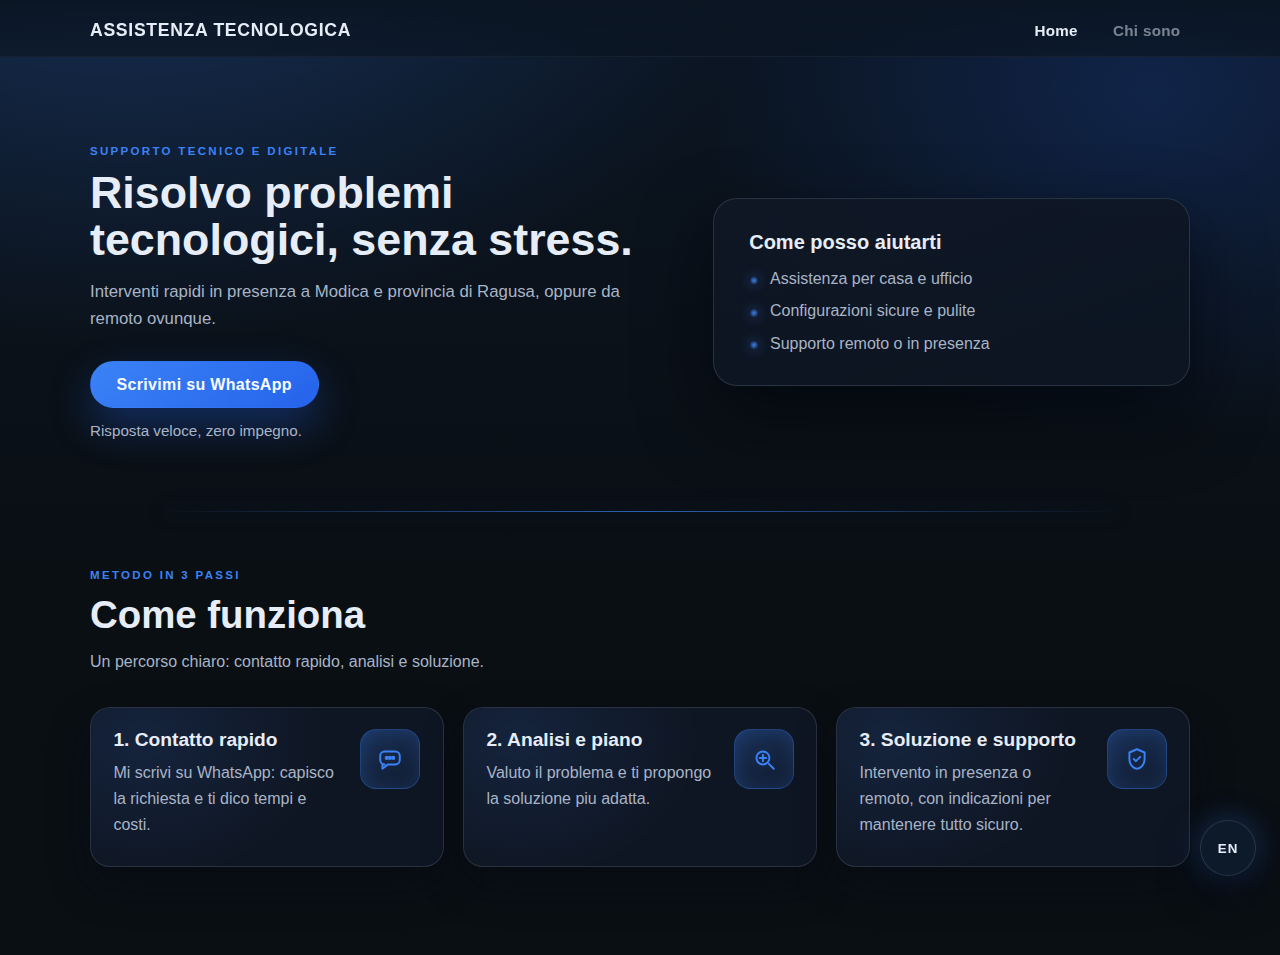
<file: index.html>
﻿<!doctype html>
<html lang="it">
  <head>
    <meta charset="utf-8" />
    <meta name="viewport" content="width=device-width, initial-scale=1" />
    <meta name="description" content="Sito servizi bilingue (IT/EN) + strumenti utili client-side" />
    <title>Assistenza Tecnologica</title>
    <link rel="stylesheet" href="assets/css/styles.css" />
    <script src="assets/js/main.js" defer></script>
  </head>
  <body>
    <a class="skip-link" href="#hero" data-i18n="skip_link">Vai al contenuto</a>

    <header class="site-header">
      <div class="container header-inner">
        <a class="brand" href="#hero" data-i18n="site_title">Assistenza Tecnologica</a>
        <button
          class="menu-toggle"
          id="menu-toggle"
          type="button"
          aria-expanded="false"
          aria-controls="primary-nav"
        >
          <span class="menu-icon" aria-hidden="true"><span></span></span>
          <span class="menu-label" data-i18n="nav_menu">Menu</span>
        </button>
        <nav class="site-nav" id="primary-nav" aria-label="Primary">
          <a class="nav-link" href="#hero" data-i18n="nav_home">Home</a>
          <button class="nav-link nav-link--disabled" type="button" aria-disabled="true" data-i18n="nav_about">
            Chi sono
          </button>
        </nav>
      </div>
    </header>

    <main>
      <section class="hero" id="hero">
        <div class="container hero-grid">
          <div class="hero-copy">
            <p class="eyebrow" data-i18n="hero_eyebrow">Supporto tecnico e digitale</p>
            <h1 data-i18n="hero_title">Risolvo problemi tecnologici, senza stress.</h1>
            <p class="hero-subtitle" data-i18n="hero_subtitle">
              Interventi rapidi in presenza a Modica e provincia di Ragusa, oppure da remoto ovunque.
            </p>
            <div class="hero-actions">
              <a
                class="btn btn-primary"
                data-i18n="hero_cta"
                data-i18n-attr="href:hero_whatsapp"
                href="https://wa.me/393514218212?text=Ciao!%20Ho%20visto%20il%20tuo%20sito%20e%20vorrei%20informazioni%20sui%20tuoi%20servizi."
              >
                Scrivimi su WhatsApp
              </a>
              <span class="cta-note" data-i18n="hero_cta_note">Risposta veloce, zero impegno.</span>
            </div>
          </div>
          <div class="hero-panel">
            <div class="panel-card">
              <h2 class="panel-title" data-i18n="hero_panel_title">Come posso aiutarti</h2>
              <ul class="panel-list">
                <li data-i18n="hero_panel_item1">Assistenza per casa e ufficio</li>
                <li data-i18n="hero_panel_item2">Configurazioni sicure e pulite</li>
                <li data-i18n="hero_panel_item3">Supporto remoto o in presenza</li>
              </ul>
            </div>
          </div>
        </div>
      </section>

      <div class="section-divider" aria-hidden="true"></div>

      <section class="how-it-works" id="how-it-works">
        <div class="container">
          <div class="section-heading">
            <p class="eyebrow" data-i18n="how_eyebrow">Metodo in 3 passi</p>
            <h2 data-i18n="how_title">Come funziona</h2>
            <p class="section-subtitle" data-i18n="how_subtitle">
              Un percorso chiaro: contatto rapido, analisi e soluzione.
            </p>
          </div>
          <div class="steps-grid">
            <article class="step-card">
              <div class="step-icon" aria-hidden="true">
                <svg viewBox="0 0 24 24" fill="none" stroke="currentColor" stroke-width="1.8" stroke-linecap="round" stroke-linejoin="round">
                  <path d="M7 5h10a4 4 0 0 1 4 4v4a4 4 0 0 1-4 4H10l-5 4v-4H7a4 4 0 0 1-4-4V9a4 4 0 0 1 4-4z" />
                  <circle cx="9" cy="11" r="1" />
                  <circle cx="12" cy="11" r="1" />
                  <circle cx="15" cy="11" r="1" />
                </svg>
              </div>
              <h3 data-i18n="how_step1_title">1. Contatto rapido</h3>
              <p data-i18n="how_step1_body">
                Mi scrivi su WhatsApp: capisco la richiesta e ti dico tempi e costi.
              </p>
            </article>
            <article class="step-card">
              <div class="step-icon" aria-hidden="true">
                <svg viewBox="0 0 24 24" fill="none" stroke="currentColor" stroke-width="1.8" stroke-linecap="round" stroke-linejoin="round">
                  <circle cx="11" cy="11" r="6" />
                  <path d="M16.5 16.5L21 21" />
                  <path d="M11 8v6" />
                  <path d="M8 11h6" />
                </svg>
              </div>
              <h3 data-i18n="how_step2_title">2. Analisi e piano</h3>
              <p data-i18n="how_step2_body">
                Valuto il problema e ti propongo la soluzione piu adatta.
              </p>
            </article>
            <article class="step-card">
              <div class="step-icon" aria-hidden="true">
                <svg viewBox="0 0 24 24" fill="none" stroke="currentColor" stroke-width="1.8" stroke-linecap="round" stroke-linejoin="round">
                  <path d="M12 3l7 3v6c0 5-3.5 9-7 9s-7-4-7-9V6l7-3z" />
                  <path d="M9 12l2 2 4-4" />
                </svg>
              </div>
              <h3 data-i18n="how_step3_title">3. Soluzione e supporto</h3>
              <p data-i18n="how_step3_body">
                Intervento in presenza o remoto, con indicazioni per mantenere tutto sicuro.
              </p>
            </article>
          </div>
        </div>
      </section>
    </main>

    <button class="lang-toggle lang-toggle--floating" id="lang-toggle" type="button" aria-label="Passa a English">
      EN
    </button>
  </body>
</html>
</file>
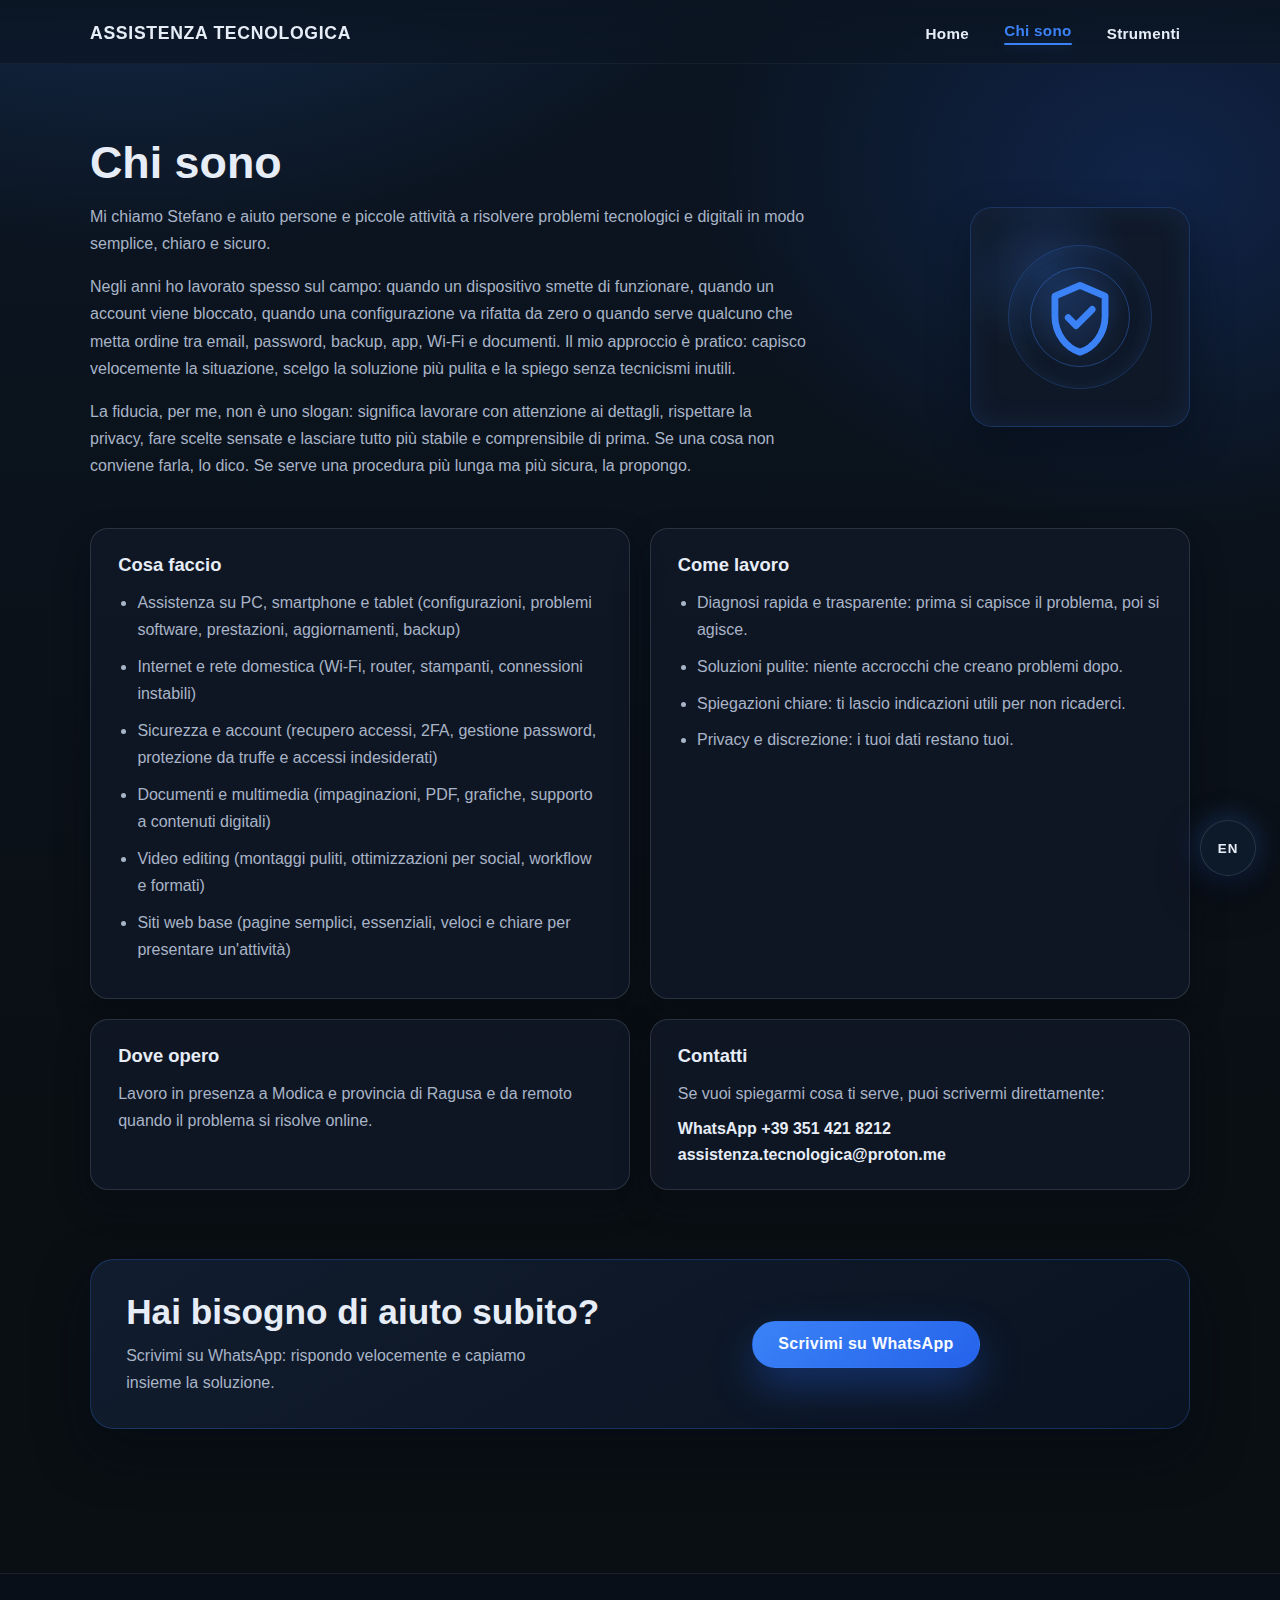
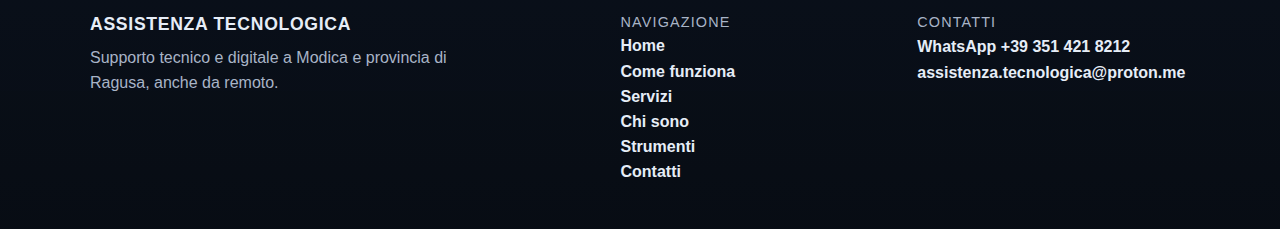
<file: about.html>
﻿<!doctype html>
<html lang="it">
  <head>
    <meta charset="utf-8" />
    <meta name="viewport" content="width=device-width, initial-scale=1" />
    <meta name="description" content="Chi sono - Assistenza Tecnologica" />
    <title>Chi sono | Assistenza Tecnologica</title>
    <link rel="icon" href="assets/img/favicon.svg" type="image/svg+xml" />
    <link rel="alternate icon" href="assets/img/favicon.ico" type="image/x-icon" />
    <meta property="og:type" content="website" />
    <meta property="og:title" content="Chi sono | Assistenza Tecnologica" />
    <meta property="og:description" content="Chi sono - Assistenza Tecnologica" />
    <meta property="og:image" content="assets/img/social-preview.png" />
    <meta property="og:image:width" content="1200" />
    <meta property="og:image:height" content="630" />
    <meta name="twitter:card" content="summary_large_image" />
    <meta name="twitter:title" content="Chi sono | Assistenza Tecnologica" />
    <meta name="twitter:description" content="Chi sono - Assistenza Tecnologica" />
    <meta name="twitter:image" content="assets/img/social-preview.png" />
    <link rel="stylesheet" href="assets/css/styles.css" />
    <script src="assets/js/main_it.js" defer></script>
    <script src="assets/js/main_en.js" defer></script>
    <script src="assets/js/main.js" defer></script>
  </head>
  <body>
    <a class="skip-link" href="#about" data-i18n="skip_link">Vai al contenuto</a>

    <header class="site-header">
      <div class="container header-inner">
        <a class="brand" href="index.html#hero" data-i18n="site_title">Assistenza Tecnologica</a>
        <button
          class="menu-toggle"
          id="menu-toggle"
          type="button"
          aria-expanded="false"
          aria-controls="primary-nav"
        >
          <span class="menu-icon" aria-hidden="true"><span></span></span>
          <span class="menu-label" data-i18n="nav_menu">Menu</span>
        </button>
        <nav class="site-nav" id="primary-nav" aria-label="Primary">
          <a class="nav-link" href="index.html#hero" data-i18n="nav_home">Home</a>
          <a class="nav-link" href="about.html" data-i18n="nav_about" aria-current="page">Chi sono</a>
          <a class="nav-link" href="tools.html" data-i18n="nav_tools">Strumenti</a>
        </nav>
      </div>
    </header>

    <main>
      <section class="about" id="about">
        <div class="container">
          <div class="about-hero">
            <div class="about-hero-copy">
              <h1 class="about-title" data-i18n="about_title">Chi sono</h1>
              <p data-i18n="about_intro_1">
                Mi chiamo Stefano e aiuto persone e piccole attività a risolvere problemi tecnologici e digitali in modo
                semplice, chiaro e sicuro.
              </p>
              <p data-i18n="about_intro_2">
                Negli anni ho lavorato spesso sul campo: quando un dispositivo smette di funzionare, quando un account
                viene bloccato, quando una configurazione va rifatta da zero o quando serve qualcuno che metta ordine tra
                email, password, backup, app, Wi-Fi e documenti. Il mio approccio è pratico: capisco velocemente la
                situazione, scelgo la soluzione più pulita e la spiego senza tecnicismi inutili.
              </p>
              <p data-i18n="about_intro_3">
                La fiducia, per me, non è uno slogan: significa lavorare con attenzione ai dettagli, rispettare la
                privacy, fare scelte sensate e lasciare tutto più stabile e comprensibile di prima. Se una cosa non
                conviene farla, lo dico. Se serve una procedura più lunga ma più sicura, la propongo.
              </p>
            </div>
            <aside class="about-hero-aside" aria-hidden="true">
              <div class="about-hero-icon-wrap">
                <svg class="about-hero-icon" viewBox="0 0 24 24" fill="none" stroke="currentColor" stroke-width="1.9" stroke-linecap="round" stroke-linejoin="round">
                  <path d="M12 3.2l7 3v5.6c0 5-3.3 8.9-7 10-3.7-1.1-7-5-7-10V6.2l7-3z"></path>
                  <path d="M8.7 12.2l2.2 2.2 4.5-4.5"></path>
                </svg>
              </div>
            </aside>
          </div>

          <div class="about-grid">
            <article class="about-card">
              <h2 data-i18n="about_what_title">Cosa faccio</h2>
              <ul class="about-list">
                <li data-i18n="about_what_item1">
                  Assistenza su PC, smartphone e tablet (configurazioni, problemi software, prestazioni, aggiornamenti,
                  backup)
                </li>
                <li data-i18n="about_what_item2">
                  Internet e rete domestica (Wi-Fi, router, stampanti, connessioni instabili)
                </li>
                <li data-i18n="about_what_item3">
                  Sicurezza e account (recupero accessi, 2FA, gestione password, protezione da truffe e accessi
                  indesiderati)
                </li>
                <li data-i18n="about_what_item4">
                  Documenti e multimedia (impaginazioni, PDF, grafiche, supporto a contenuti digitali)
                </li>
                <li data-i18n="about_what_item5">
                  Video editing (montaggi puliti, ottimizzazioni per social, workflow e formati)
                </li>
                <li data-i18n="about_what_item6">
                  Siti web base (pagine semplici, essenziali, veloci e chiare per presentare un'attività)
                </li>
              </ul>
            </article>

            <article class="about-card">
              <h2 data-i18n="about_how_title">Come lavoro</h2>
              <ul class="about-list">
                <li data-i18n="about_how_item1">
                  Diagnosi rapida e trasparente: prima si capisce il problema, poi si agisce.
                </li>
                <li data-i18n="about_how_item2">Soluzioni pulite: niente accrocchi che creano problemi dopo.</li>
                <li data-i18n="about_how_item3">
                  Spiegazioni chiare: ti lascio indicazioni utili per non ricaderci.
                </li>
                <li data-i18n="about_how_item4">Privacy e discrezione: i tuoi dati restano tuoi.</li>
              </ul>
            </article>

            <article class="about-card">
              <h2 data-i18n="about_where_title">Dove opero</h2>
              <p data-i18n="about_where_body">
                Lavoro in presenza a Modica e provincia di Ragusa e da remoto quando il problema si risolve online.
              </p>
            </article>

            <article class="about-card">
              <h2 data-i18n="about_contact_title">Contatti</h2>
              <p data-i18n="about_contact_body">
                Se vuoi spiegarmi cosa ti serve, puoi scrivermi direttamente:
              </p>
              <div class="about-contact-links">
                <a
                  class="about-link"
                  data-i18n="about_contact_whatsapp"
                  data-i18n-attr="href:footer_whatsapp_link"
                  href="https://wa.me/393514218212?text=Ciao!%20Ho%20visto%20il%20tuo%20sito%20e%20vorrei%20informazioni%20sui%20tuoi%20servizi."
                >
                  WhatsApp +39 351 421 8212
                </a>
                <a class="about-link" data-i18n="about_contact_email" href="mailto:assistenza.tecnologica@proton.me">
                  assistenza.tecnologica@proton.me
                </a>
              </div>
            </article>
          </div>
        </div>
      </section>

      <section class="closing-cta" id="contact">
        <div class="container cta-card">
          <div class="cta-content">
            <h2 data-i18n="cta_title">Hai bisogno di aiuto subito?</h2>
            <p data-i18n="cta_body">
              Scrivimi su WhatsApp: rispondo velocemente e capiamo insieme la soluzione.
            </p>
          </div>
          <div class="cta-actions">
            <a
              class="btn btn-primary"
              data-i18n="cta_button"
              data-i18n-attr="href:hero_whatsapp"
              href="https://wa.me/393514218212?text=Ciao!%20Ho%20visto%20il%20tuo%20sito%20e%20vorrei%20informazioni%20sui%20tuoi%20servizi."
            >
              Scrivimi su WhatsApp
            </a>
          </div>
        </div>
      </section>
    </main>

    <footer class="site-footer">
      <div class="container footer-inner">
        <div class="footer-brand">
          <p class="footer-title" data-i18n="footer_title">Assistenza Tecnologica</p>
          <p class="footer-tagline" data-i18n="footer_tagline">
            Supporto tecnico e digitale a Modica e provincia di Ragusa, anche da remoto.
          </p>
        </div>
        <div class="footer-nav">
          <p class="footer-label" data-i18n="footer_nav">Navigazione</p>
          <a class="footer-link" href="index.html#hero" data-i18n="footer_home">Home</a>
          <a class="footer-link" href="index.html#how-it-works" data-i18n="footer_how">Come funziona</a>
          <a class="footer-link" href="index.html#services" data-i18n="footer_services">Servizi</a>
          <a class="footer-link" href="about.html" data-i18n="footer_about">Chi sono</a>
          <a class="footer-link" href="tools.html" data-i18n="footer_tools">Strumenti</a>
          <a class="footer-link" href="#contact" data-i18n="footer_contact_link">Contatti</a>
        </div>
        <div class="footer-contact">
          <p class="footer-label" data-i18n="footer_contact">Contatti</p>
          <a
            class="footer-link"
            data-i18n="footer_whatsapp"
            data-i18n-attr="href:footer_whatsapp_link"
            href="https://wa.me/393514218212?text=Ciao!%20Ho%20visto%20il%20tuo%20sito%20e%20vorrei%20informazioni%20sui%20tuoi%20servizi."
          >
            WhatsApp +39 351 421 8212
          </a>
          <a class="footer-link" href="mailto:assistenza.tecnologica@proton.me">
            assistenza.tecnologica@proton.me
          </a>
        </div>
      </div>
    </footer>

    <button class="lang-toggle lang-toggle--floating" id="lang-toggle" type="button" aria-label="Passa a English">
      EN
    </button>
  </body>
</html>
</file>
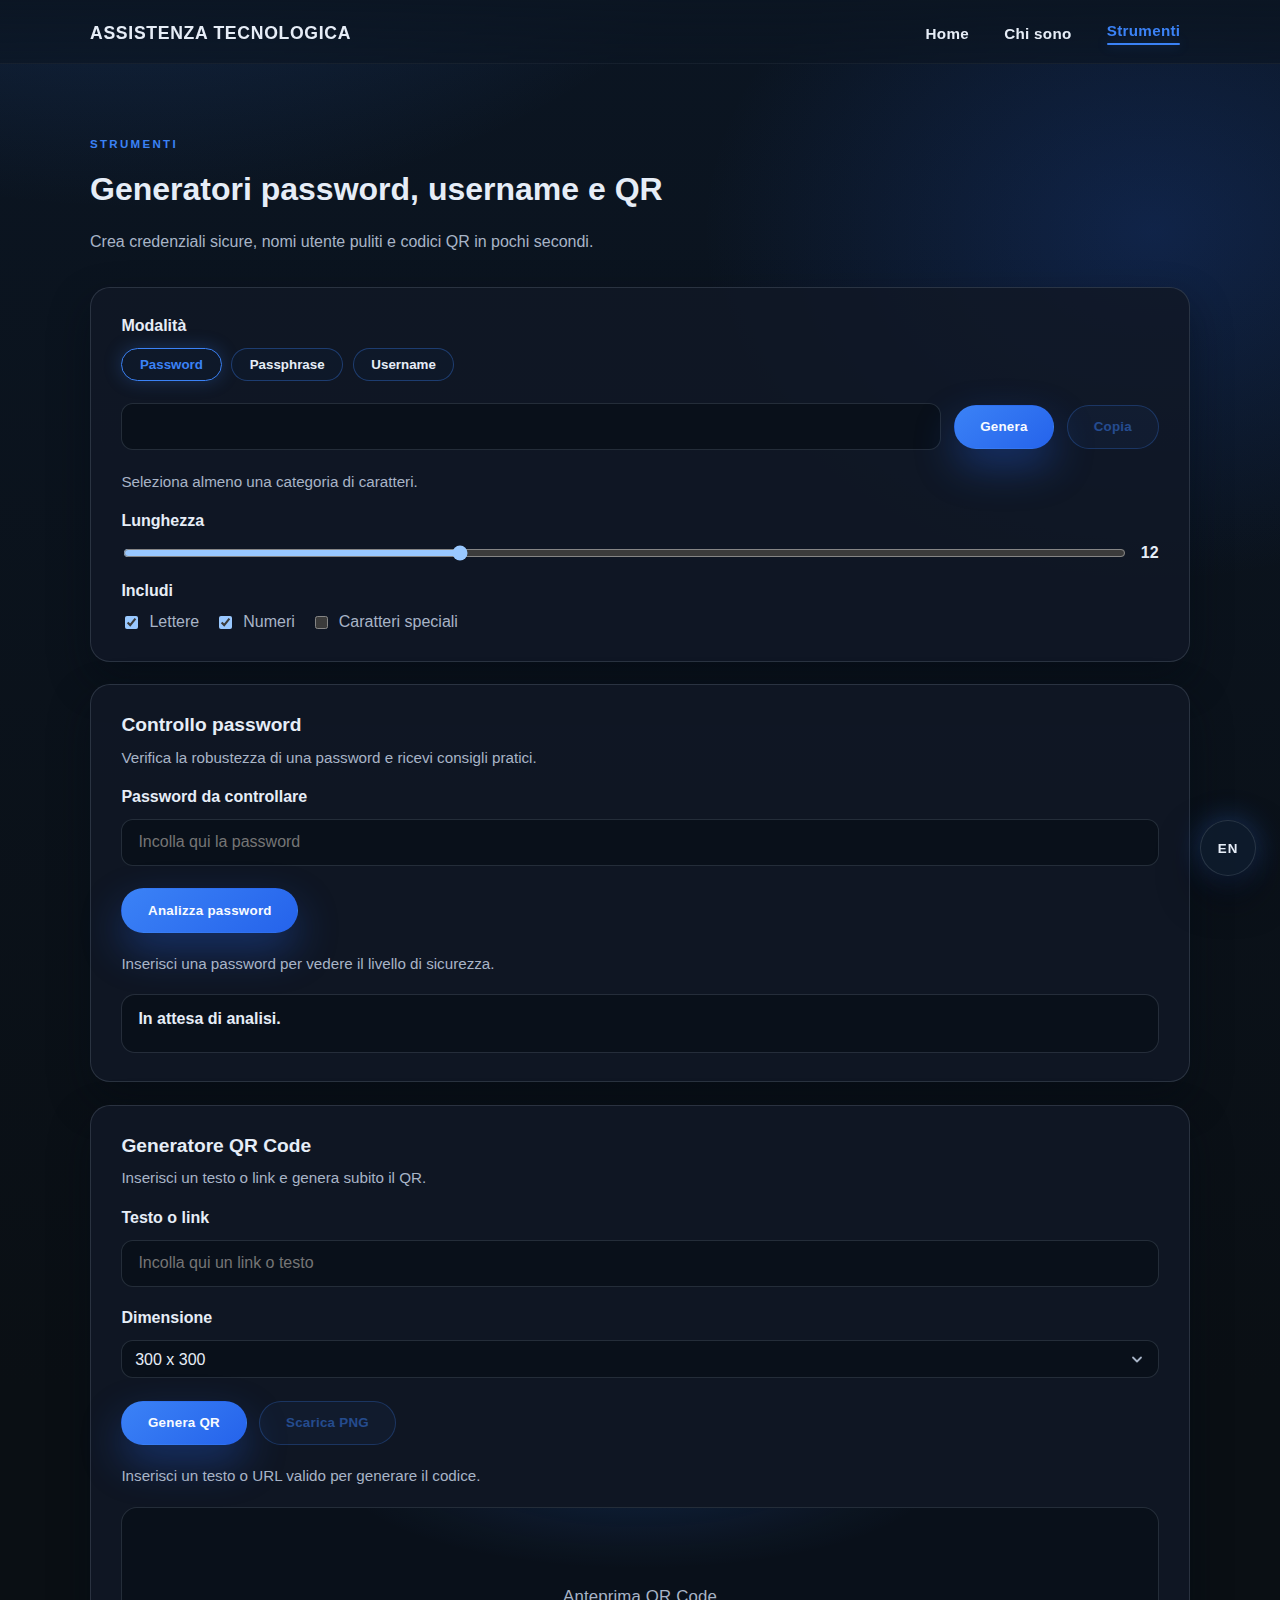
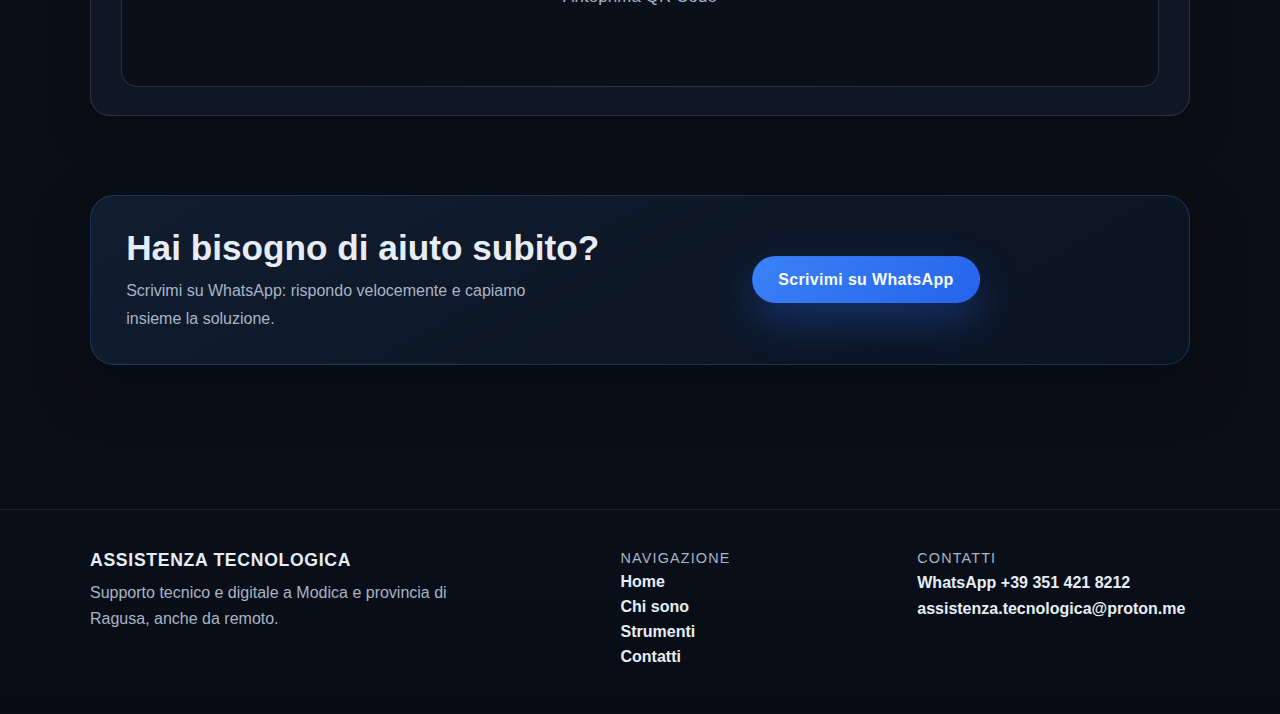
<file: tools.html>
﻿<!doctype html>
<html lang="it">
  <head>
    <meta charset="utf-8" />
    <meta name="viewport" content="width=device-width, initial-scale=1" />
    <meta name="description" content="Strumenti utili - Assistenza Tecnologica" />
    <title>Strumenti | Assistenza Tecnologica</title>
    <link rel="icon" href="assets/img/favicon.svg" type="image/svg+xml" />
    <link rel="alternate icon" href="assets/img/favicon.ico" type="image/x-icon" />
    <meta property="og:type" content="website" />
    <meta property="og:title" content="Strumenti | Assistenza Tecnologica" />
    <meta property="og:description" content="Strumenti utili - Assistenza Tecnologica" />
    <meta property="og:image" content="assets/img/social-preview.png" />
    <meta property="og:image:width" content="1200" />
    <meta property="og:image:height" content="630" />
    <meta name="twitter:card" content="summary_large_image" />
    <meta name="twitter:title" content="Strumenti | Assistenza Tecnologica" />
    <meta name="twitter:description" content="Strumenti utili - Assistenza Tecnologica" />
    <meta name="twitter:image" content="assets/img/social-preview.png" />
    <link rel="stylesheet" href="assets/css/styles.css" />
    <script src="assets/js/main_it.js" defer></script>
    <script src="assets/js/main_en.js" defer></script>
    <script src="assets/js/main.js" defer></script>
    <script src="assets/js/wordlist.js" defer></script>
    <script src="assets/js/tools.js" defer></script>
  </head>
  <body>
    <a class="skip-link" href="#tools" data-i18n="skip_link">Vai al contenuto</a>

    <header class="site-header">
      <div class="container header-inner">
        <a class="brand" href="index.html#hero" data-i18n="site_title">Assistenza Tecnologica</a>
        <button
          class="menu-toggle"
          id="menu-toggle"
          type="button"
          aria-expanded="false"
          aria-controls="primary-nav"
        >
          <span class="menu-icon" aria-hidden="true"><span></span></span>
          <span class="menu-label" data-i18n="nav_menu">Menu</span>
        </button>
        <nav class="site-nav" id="primary-nav" aria-label="Primary">
          <a class="nav-link" href="index.html#hero" data-i18n="nav_home">Home</a>
          <a class="nav-link" href="about.html" data-i18n="nav_about">Chi sono</a>
          <a class="nav-link" href="tools.html" data-i18n="nav_tools" aria-current="page">Strumenti</a>
        </nav>
      </div>
    </header>

    <main>
      <section class="tools" id="tools">
        <div class="container">
          <div class="section-heading">
            <p class="eyebrow" data-i18n="tools_eyebrow">Strumenti</p>
            <h1 data-i18n="tools_title">Generatori password, username e QR</h1>
            <p class="section-subtitle" data-i18n="tools_subtitle">
              Crea credenziali sicure, nomi utente puliti e codici QR in pochi secondi.
            </p>
          </div>

          <div class="tool-card" data-tool="generator">
            <div class="tool-row">
              <label class="tool-label" data-i18n="tool_mode">Modalità</label>
              <div class="tool-toggle" role="tablist" aria-label="Modalità" data-i18n-attr="aria-label:tool_mode_aria">
                <button
                  type="button"
                  class="tool-pill is-active"
                  data-mode="password"
                  role="tab"
                  aria-selected="true"
                  data-i18n="tool_mode_password"
                >
                  Password
                </button>
                <button
                  type="button"
                  class="tool-pill"
                  data-mode="passphrase"
                  role="tab"
                  aria-selected="false"
                  data-i18n="tool_mode_passphrase"
                >
                  Passphrase
                </button>
                <button
                  type="button"
                  class="tool-pill"
                  data-mode="username"
                  role="tab"
                  aria-selected="false"
                  data-i18n="tool_mode_username"
                >
                  Username
                </button>
              </div>
            </div>

            <div class="tool-row tool-output">
              <input
                type="text"
                id="tool-output"
                class="tool-output-input"
                readonly
                placeholder=""
                aria-label="Output"
                data-i18n-attr="aria-label:tool_output_aria"
              />
              <button class="btn btn-primary" type="button" id="tool-generate" data-i18n="tool_generate">
                Genera
              </button>
              <button class="btn btn-secondary" type="button" id="tool-copy" data-i18n="tool_copy" disabled>Copia</button>
            </div>

            <p class="tool-hint" id="tool-hint" data-i18n="tool_hint">
              Seleziona almeno una categoria di caratteri.
            </p>

            <div class="tool-options-panel" data-panel="password">
              <div class="tool-row">
                <label class="tool-label" for="tool-length" data-i18n="tool_length">Lunghezza</label>
                <div class="tool-length">
                  <input type="range" id="tool-length" min="6" max="24" value="12" />
                  <span class="tool-length-value" id="tool-length-value">12</span>
                </div>
              </div>

              <div class="tool-row">
                <label class="tool-label" data-i18n="tool_include">Includi</label>
                <div class="tool-options">
                  <label class="tool-check">
                    <input type="checkbox" id="opt-letters" checked />
                    <span data-i18n="tool_letters">Lettere</span>
                  </label>
                  <label class="tool-check">
                    <input type="checkbox" id="opt-numbers" checked />
                    <span data-i18n="tool_numbers">Numeri</span>
                  </label>
                  <label class="tool-check">
                    <input type="checkbox" id="opt-symbols" />
                    <span data-i18n="tool_symbols">Caratteri speciali</span>
                  </label>
                </div>
              </div>
            </div>

            <div class="tool-options-panel" data-panel="passphrase" hidden>
              <div class="tool-row">
                <label class="tool-label" for="pass-words" data-i18n="pass_words">Numero parole</label>
                <div class="tool-length">
              <input type="range" id="pass-words" min="3" max="24" value="3" />
                  <span class="tool-length-value" id="pass-words-value">3</span>
                </div>
              </div>

              <div class="tool-row">
                <label class="tool-label" for="pass-sep" data-i18n="pass_separator">Separatore</label>
                <select id="pass-sep" class="tool-select">
                  <option value="-" selected>-</option>
                  <option value="_">_</option>
                  <option value=".">.</option>
                  <option value=" " data-i18n="tool_space_option">spazio</option>
                </select>
              </div>

              <div class="tool-row">
                <label class="tool-label" for="pass-digits" data-i18n="pass_digits">Numeri da aggiungere</label>
                <select id="pass-digits" class="tool-select"></select>
              </div>
            </div>

            <div class="tool-options-panel" data-panel="username" hidden>
              <div class="tool-row">
                <label class="tool-label" data-i18n="tool_include">Includi</label>
                <div class="tool-options">
                  <label class="tool-check">
                    <input type="checkbox" id="opt-letters-username" checked />
                    <span data-i18n="tool_letters">Lettere</span>
                  </label>
                  <label class="tool-check">
                    <input type="checkbox" id="opt-numbers-username" checked />
                    <span data-i18n="tool_numbers">Numeri</span>
                  </label>
                  <label class="tool-check">
                    <input type="checkbox" id="opt-symbols-username" />
                    <span data-i18n="tool_symbols">Caratteri speciali</span>
                  </label>
                </div>
              </div>

              <div class="tool-row">
                <label class="tool-label" for="username-digits" data-i18n="tool_username_digits">Cifre finali</label>
                <select id="username-digits" class="tool-select">
                  <option value="1">1</option>
                  <option value="2" selected>2</option>
                  <option value="3">3</option>
                  <option value="4">4</option>
                  <option value="5">5</option>
                </select>
              </div>
            </div>
          </div>



          <div class="tool-card" data-tool="password-checker">
            <div class="tool-row">
              <h2 class="tool-title" data-i18n="checker_title">Controllo password</h2>
              <p class="tool-hint" data-i18n="checker_subtitle">
                Verifica la robustezza di una password e ricevi consigli pratici.
              </p>
            </div>

            <div class="tool-row">
              <label class="tool-label" for="checker-input" data-i18n="checker_input_label">Password da controllare</label>
              <input
                type="text"
                id="checker-input"
                class="tool-output-input"
                placeholder="Incolla qui la password"
                aria-label="Password da controllare"
                data-i18n-attr="placeholder:checker_input_placeholder,aria-label:checker_input_aria"
                autocomplete="off"
                spellcheck="false"
              />
            </div>

            <div class="qr-actions">
              <button class="btn btn-primary" type="button" id="checker-analyze" data-i18n="checker_analyze">
                Analizza password
              </button>
            </div>

            <p class="tool-hint" id="checker-hint" data-i18n="checker_hint_default">
              Inserisci una password per vedere il livello di sicurezza.
            </p>

            <div class="check-result" id="checker-result" aria-live="polite">
              <p class="check-score" id="checker-score" data-i18n="checker_score_waiting">In attesa di analisi.</p>
              <ul class="check-list" id="checker-list"></ul>
            </div>
          </div>

          <div class="tool-card" data-tool="qr">
            <div class="tool-row">
              <h2 class="tool-title" data-i18n="qr_title">Generatore QR Code</h2>
              <p class="tool-hint" data-i18n="qr_subtitle">
                Inserisci un testo o link e genera subito il QR.
              </p>
            </div>

            <div class="tool-row">
              <label class="tool-label" for="qr-input" data-i18n="qr_input_label">Testo o link</label>
              <input
                type="text"
                id="qr-input"
                class="tool-output-input"
                placeholder="Incolla qui un link o testo"
                aria-label="Testo o link per QR"
                data-i18n-attr="placeholder:qr_input_placeholder,aria-label:qr_input_aria"
              />
            </div>

            <div class="tool-row">
              <label class="tool-label" for="qr-size" data-i18n="qr_size_label">Dimensione</label>
              <select id="qr-size" class="tool-select">
                <option value="300" selected>300 x 300</option>
                <option value="500">500 x 500</option>
                <option value="800">800 x 800</option>
                <option value="1000">1000 x 1000</option>
              </select>
            </div>

            <div class="qr-actions">
              <button class="btn btn-primary" type="button" id="qr-generate" data-i18n="qr_generate">
                Genera QR
              </button>
              <button class="btn btn-secondary" type="button" id="qr-download" data-i18n="qr_download" disabled>
                Scarica PNG
              </button>
            </div>

            <p class="tool-hint" id="qr-hint" data-i18n="qr_hint">
              Inserisci un testo o URL valido per generare il codice.
            </p>

            <div class="qr-preview" id="qr-preview" aria-live="polite">
              <p class="qr-placeholder" id="qr-placeholder" data-i18n="qr_preview_alt">Anteprima QR Code</p>
              <img id="qr-image" class="qr-image" alt="Anteprima QR Code" data-i18n-attr="alt:qr_preview_alt" hidden />
            </div>
          </div>
        </div>
      </section>

      <section class="closing-cta" id="contact">
        <div class="container cta-card">
          <div class="cta-content">
            <h2 data-i18n="cta_title">Hai bisogno di aiuto subito?</h2>
            <p data-i18n="cta_body">
              Scrivimi su WhatsApp: rispondo velocemente e capiamo insieme la soluzione.
            </p>
          </div>
          <div class="cta-actions">
            <a
              class="btn btn-primary"
              data-i18n="cta_button"
              data-i18n-attr="href:hero_whatsapp"
              href="https://wa.me/393514218212?text=Ciao!%20Ho%20visto%20il%20tuo%20sito%20e%20vorrei%20informazioni%20sui%20tuoi%20servizi."
            >
              Scrivimi su WhatsApp
            </a>
          </div>
        </div>
      </section>
    </main>

    <footer class="site-footer">
      <div class="container footer-inner">
        <div class="footer-brand">
          <p class="footer-title" data-i18n="footer_title">Assistenza Tecnologica</p>
          <p class="footer-tagline" data-i18n="footer_tagline">
            Supporto tecnico e digitale a Modica e provincia di Ragusa, anche da remoto.
          </p>
        </div>
        <div class="footer-nav">
          <p class="footer-label" data-i18n="footer_nav">Navigazione</p>
          <a class="footer-link" href="index.html#hero" data-i18n="footer_home">Home</a>
          <a class="footer-link" href="about.html" data-i18n="footer_about">Chi sono</a>
          <a class="footer-link" href="tools.html" data-i18n="footer_tools">Strumenti</a>
          <a class="footer-link" href="#contact" data-i18n="footer_contact_link">Contatti</a>
        </div>
        <div class="footer-contact">
          <p class="footer-label" data-i18n="footer_contact">Contatti</p>
          <a
            class="footer-link"
            data-i18n="footer_whatsapp"
            data-i18n-attr="href:footer_whatsapp_link"
            href="https://wa.me/393514218212?text=Ciao!%20Ho%20visto%20il%20tuo%20sito%20e%20vorrei%20informazioni%20sui%20tuoi%20servizi."
          >
            WhatsApp +39 351 421 8212
          </a>
          <a class="footer-link" href="mailto:assistenza.tecnologica@proton.me">
            assistenza.tecnologica@proton.me
          </a>
        </div>
      </div>
    </footer>

    <button class="lang-toggle lang-toggle--floating" id="lang-toggle" type="button" aria-label="Passa a English">
      EN
    </button>
  </body>
</html>
</file>
<file: assets/css/styles.css>
﻿:root {
  color-scheme: dark;
  --bg: #0a0f14;
  --bg-2: #0b1522;
  --surface: #101826;
  --surface-2: #0e1b2d;
  --text: #e6edf7;
  --muted: #a8b4c7;
  --accent: #3b82f6;
  --accent-strong: #2563eb;
  --accent-glow: rgba(59, 130, 246, 0.35);
  --border: rgba(148, 163, 184, 0.2);
  --shadow: 0 30px 70px rgba(2, 6, 12, 0.7);
}

* {
  box-sizing: border-box;
}

body {
  margin: 0;
  font-family: "Space Grotesk", "Manrope", sans-serif;
  background: radial-gradient(1200px 800px at 10% -10%, rgba(59, 130, 246, 0.25), transparent 55%),
    radial-gradient(900px 700px at 90% 10%, rgba(37, 99, 235, 0.2), transparent 50%),
    linear-gradient(180deg, var(--bg-2) 0%, var(--bg) 60%);
  color: var(--text);
  min-height: 100vh;
}

a {
  color: inherit;
  text-decoration: none;
}

img {
  max-width: 100%;
  display: block;
}

.container {
  width: min(1100px, calc(100% - 2.5rem));
  margin: 0 auto;
}

.skip-link {
  position: absolute;
  top: -40px;
  left: 12px;
  padding: 0.6rem 1rem;
  background: var(--surface);
  border-radius: 999px;
  border: 1px solid var(--border);
  color: var(--text);
  z-index: 999;
  transition: transform 0.2s ease;
}

.skip-link:focus {
  top: 12px;
}

.site-header {
  position: sticky;
  top: 0;
  z-index: 120;
  padding: 1rem 0 0.75rem;
  background: linear-gradient(180deg, rgba(11, 21, 34, 0.92) 0%, rgba(11, 21, 34, 0.65) 100%);
  border-bottom: 1px solid rgba(148, 163, 184, 0.08);
  backdrop-filter: blur(12px);
}

.header-inner {
  display: flex;
  align-items: center;
  justify-content: space-between;
  gap: 1rem;
  position: relative;
}

.brand {
  font-size: 1.1rem;
  font-weight: 700;
  letter-spacing: 0.04em;
  text-transform: uppercase;
}

.site-nav {
  display: flex;
  align-items: center;
  gap: 1rem;
}

.menu-toggle {
  display: none;
  align-items: center;
  gap: 0.55rem;
  border: 1px solid var(--border);
  background: rgba(14, 27, 45, 0.6);
  color: var(--text);
  padding: 0.45rem 0.9rem;
  border-radius: 999px;
  font-weight: 700;
  letter-spacing: 0.06em;
  cursor: pointer;
  text-transform: uppercase;
  transition: border-color 0.2s ease, color 0.2s ease, transform 0.2s ease;
}

.menu-toggle:hover,
.menu-toggle:focus-visible {
  border-color: var(--accent);
  color: var(--accent);
  transform: translateY(-1px);
}

.menu-icon {
  width: 18px;
  height: 12px;
  position: relative;
}

.menu-icon::before,
.menu-icon::after,
.menu-icon span {
  content: "";
  position: absolute;
  left: 0;
  width: 100%;
  height: 2px;
  background: currentColor;
  border-radius: 999px;
  transition: transform 0.2s ease, opacity 0.2s ease;
}

.menu-icon::before {
  top: 0;
}

.menu-icon::after {
  bottom: 0;
}

.menu-icon span {
  top: 5px;
}

.nav-link {
  background: transparent;
  border: 0;
  padding: 0.35rem 0.6rem;
  color: var(--text);
  font-weight: 600;
  letter-spacing: 0.02em;
  font-size: 0.95rem;
  cursor: pointer;
  transition: color 0.2s ease, transform 0.2s ease;
}

.nav-link[aria-current="page"] {
  color: var(--accent);
}

.nav-link[aria-current="page"]::after {
  content: "";
  display: block;
  height: 2px;
  margin-top: 0.3rem;
  border-radius: 999px;
  background: var(--accent);
  box-shadow: 0 0 12px var(--accent-glow);
}

.nav-link:hover,
.nav-link:focus-visible {
  color: var(--accent);
  transform: translateY(-1px);
}

.nav-link--disabled {
  opacity: 0.5;
  cursor: not-allowed;
}

.nav-link--disabled:hover,
.nav-link--disabled:focus-visible {
  color: var(--text);
  transform: none;
}

.lang-toggle {
  border: 1px solid var(--border);
  background: rgba(14, 27, 45, 0.6);
  color: var(--text);
  padding: 0.45rem 0.9rem;
  border-radius: 999px;
  font-weight: 700;
  letter-spacing: 0.08em;
  cursor: pointer;
  transition: border-color 0.2s ease, color 0.2s ease, transform 0.2s ease;
}

.lang-toggle:hover,
.lang-toggle:focus-visible {
  border-color: var(--accent);
  color: var(--accent);
  transform: translateY(-1px);
}

.lang-toggle--floating {
  position: fixed;
  right: 1.5rem;
  bottom: 1.5rem;
  z-index: 200;
  width: 56px;
  height: 56px;
  padding: 0;
  border-radius: 50%;
  background: rgba(14, 27, 45, 0.92);
  box-shadow:
    0 18px 40px rgba(4, 8, 18, 0.65),
    0 0 30px rgba(59, 130, 246, 0.35);
}

main {
  padding: 2rem 0 4rem;
}

.hero {
  position: relative;
  padding: 2.5rem 0 1rem;
}

section {
  scroll-margin-top: 90px;
}

.hero-grid {
  display: grid;
  gap: 2.5rem;
  align-items: center;
}

.hero-copy {
  max-width: 640px;
}

.eyebrow {
  margin: 0 0 0.75rem;
  color: var(--accent);
  font-weight: 700;
  text-transform: uppercase;
  letter-spacing: 0.2em;
  font-size: 0.72rem;
}

.hero h1 {
  margin: 0 0 1rem;
  font-size: clamp(2.4rem, 3.5vw, 3.8rem);
  line-height: 1.05;
  font-weight: 700;
}

.hero-subtitle {
  margin: 0 0 1.75rem;
  font-size: 1.05rem;
  color: var(--muted);
  line-height: 1.6;
}

.hero-actions {
  display: flex;
  flex-direction: column;
  align-items: flex-start;
  gap: 0.85rem;
}

.btn {
  display: inline-flex;
  align-items: center;
  justify-content: center;
  gap: 0.5rem;
  padding: 0.85rem 1.6rem;
  border-radius: 999px;
  font-weight: 700;
  letter-spacing: 0.02em;
  border: 1px solid transparent;
  transition: transform 0.2s ease, box-shadow 0.2s ease, border-color 0.2s ease;
}

.btn-primary {
  background: linear-gradient(140deg, var(--accent), var(--accent-strong));
  color: #f8fbff;
  box-shadow: 0 18px 40px rgba(37, 99, 235, 0.35);
}

.btn-primary:hover,
.btn-primary:focus-visible {
  transform: translateY(-2px);
  box-shadow: 0 22px 50px rgba(37, 99, 235, 0.45);
}

.btn-secondary {
  border-color: rgba(59, 130, 246, 0.55);
  color: var(--accent);
  background: rgba(59, 130, 246, 0.1);
}

.btn-secondary:hover,
.btn-secondary:focus-visible {
  border-color: var(--accent);
  color: #f8fbff;
  background: rgba(59, 130, 246, 0.22);
  transform: translateY(-1px);
}

.btn:disabled {
  opacity: 0.5;
  cursor: not-allowed;
  box-shadow: none;
  transform: none;
}

.cta-note {
  font-size: 0.95rem;
  color: var(--muted);
}

.hero-panel {
  position: relative;
}

.panel-card {
  background: linear-gradient(160deg, rgba(16, 24, 38, 0.9) 0%, rgba(12, 21, 33, 0.9) 100%);
  border-radius: 24px;
  border: 1px solid var(--border);
  padding: 2rem 2.2rem;
  box-shadow: var(--shadow);
}

.panel-title {
  margin: 0 0 1rem;
  font-size: 1.25rem;
  font-weight: 700;
}

.panel-list {
  list-style: none;
  padding: 0;
  margin: 0;
  display: grid;
  gap: 0.9rem;
  color: var(--muted);
}

.panel-list li {
  position: relative;
  padding-left: 1.3rem;
}

.panel-list li::before {
  content: "";
  position: absolute;
  left: 0;
  top: 0.35rem;
  width: 0.6rem;
  height: 0.6rem;
  border-radius: 50%;
  background: radial-gradient(circle, var(--accent) 0%, transparent 70%);
  box-shadow: 0 0 12px var(--accent-glow);
}

.section-divider {
  height: 1px;
  width: min(960px, calc(100% - 2.5rem));
  margin: 2.5rem auto 1rem;
  background: linear-gradient(90deg, transparent, rgba(59, 130, 246, 0.7), transparent);
  box-shadow: 0 0 24px rgba(59, 130, 246, 0.35);
}

.how-it-works {
  padding: 2.6rem 0 1.5rem;
}

.services {
  padding: 2.6rem 0 1.5rem;
}

.about {
  padding: 2.6rem 0 1.5rem;
}

.about-hero {
  display: grid;
  gap: 1.2rem;
  margin-bottom: 2rem;
}

.about-hero-copy {
  max-width: 720px;
}

.about-title {
  margin: 0 0 1rem;
  font-size: clamp(2rem, 3.5vw, 3rem);
  line-height: 1.1;
}

.about-hero p {
  margin: 0 0 1rem;
  color: var(--muted);
  line-height: 1.7;
}

.about-hero-aside {
  display: none;
}

.about-hero-icon-wrap {
  position: relative;
  width: 220px;
  height: 220px;
  border-radius: 22px;
  border: 1px solid rgba(59, 130, 246, 0.28);
  background:
    radial-gradient(120px 120px at 35% 30%, rgba(59, 130, 246, 0.22), transparent 72%),
    rgba(16, 24, 38, 0.88);
  display: grid;
  place-items: center;
  box-shadow:
    0 18px 40px rgba(5, 10, 20, 0.45),
    inset 0 0 30px rgba(59, 130, 246, 0.12);
  overflow: hidden;
}

.about-hero-icon-wrap::before,
.about-hero-icon-wrap::after {
  content: "";
  position: absolute;
  border-radius: 50%;
  pointer-events: none;
}

.about-hero-icon-wrap::before {
  width: 142px;
  height: 142px;
  border: 1px solid rgba(59, 130, 246, 0.26);
  box-shadow: inset 0 0 22px rgba(59, 130, 246, 0.12);
}

.about-hero-icon-wrap::after {
  width: 98px;
  height: 98px;
  border: 1px solid rgba(59, 130, 246, 0.38);
}

.about-hero-icon {
  width: 86px;
  height: 86px;
  color: var(--accent);
  filter: drop-shadow(0 0 14px rgba(59, 130, 246, 0.35));
  position: relative;
  z-index: 1;
}

.about-grid {
  display: grid;
  gap: 1.2rem;
}

.about-card {
  background: rgba(16, 24, 38, 0.85);
  border-radius: 18px;
  border: 1px solid var(--border);
  padding: 1.6rem 1.7rem;
  box-shadow: 0 14px 32px rgba(5, 10, 20, 0.4);
}

.about-card h2 {
  margin: 0 0 0.8rem;
  font-size: 1.15rem;
  font-weight: 700;
}

.about-card p {
  margin: 0;
  color: var(--muted);
  line-height: 1.7;
}

.about-list {
  margin: 0;
  padding-left: 1.2rem;
  color: var(--muted);
  line-height: 1.7;
}

.about-list li {
  margin-bottom: 0.6rem;
}

.about-contact-links {
  margin-top: 0.8rem;
  display: grid;
  gap: 0.5rem;
}

.about-link {
  color: var(--text);
  font-weight: 600;
}

.about-link:hover,
.about-link:focus-visible {
  color: var(--accent);
}

.tools {
  padding: 2.6rem 0 1.5rem;
}

.tools .container > .tool-card + .tool-card {
  margin-top: 1.4rem;
}

.tool-card {
  background: rgba(16, 24, 38, 0.85);
  border-radius: 20px;
  border: 1px solid var(--border);
  padding: 1.8rem 1.9rem;
  box-shadow: 0 18px 40px rgba(5, 10, 20, 0.45);
  display: grid;
  gap: 1.4rem;
}

.tool-row {
  display: grid;
  gap: 0.8rem;
}

.tool-title {
  margin: 0;
  font-size: 1.2rem;
}

.tool-label {
  font-weight: 700;
}

.tool-toggle {
  display: flex;
  gap: 0.6rem;
  flex-wrap: wrap;
}

.tool-pill {
  border: 1px solid rgba(59, 130, 246, 0.35);
  background: rgba(14, 27, 45, 0.6);
  color: var(--text);
  padding: 0.5rem 1.1rem;
  border-radius: 999px;
  font-weight: 700;
  cursor: pointer;
  transition: border-color 0.2s ease, color 0.2s ease, transform 0.2s ease;
}

.tool-pill.is-active {
  border-color: var(--accent);
  color: var(--accent);
  box-shadow: 0 0 18px rgba(59, 130, 246, 0.25);
}

.tool-length {
  display: flex;
  align-items: center;
  gap: 0.8rem;
}

.tool-length input[type="range"] {
  flex: 1;
}

.tool-length-value {
  font-weight: 700;
  min-width: 2ch;
}

.tool-options {
  display: flex;
  gap: 1rem;
  flex-wrap: wrap;
}

.tool-check {
  display: inline-flex;
  gap: 0.5rem;
  align-items: center;
  color: var(--muted);
}

.tool-output {
  display: grid;
  gap: 0.8rem;
}

.tool-output-input {
  width: 100%;
  padding: 0.85rem 1rem;
  border-radius: 12px;
  border: 1px solid var(--border);
  background: rgba(8, 15, 24, 0.8);
  color: var(--text);
  font-size: 1rem;
}

.tool-select {
  padding: 0.6rem 2.5rem 0.6rem 0.8rem;
  border-radius: 12px;
  border: 1px solid var(--border);
  background-color: rgba(8, 15, 24, 0.8);
  background-image: url("data:image/svg+xml,%3Csvg xmlns='http://www.w3.org/2000/svg' width='14' height='14' viewBox='0 0 14 14' fill='none'%3E%3Cpath d='M3 5.5L7 9.5L11 5.5' stroke='%23a8b4c7' stroke-width='1.8' stroke-linecap='round' stroke-linejoin='round'/%3E%3C/svg%3E");
  background-repeat: no-repeat;
  background-position: right 0.9rem center;
  background-size: 0.85rem 0.85rem;
  color: var(--text);
  font-size: 1rem;
  appearance: none;
  -webkit-appearance: none;
  -moz-appearance: none;
}

.tool-output .btn {
  width: 100%;
}

.tool-hint {
  margin: 0;
  color: var(--muted);
  font-size: 0.95rem;
}

.tool-hint.is-error {
  color: #f87171;
}

.tool-hint.is-success {
  color: #34d399;
}

.tool-options-panel {
  display: grid;
  gap: 1.2rem;
}

.tool-options-panel[hidden] {
  display: none;
}

.check-result {
  border: 1px solid var(--border);
  border-radius: 14px;
  background: rgba(8, 15, 24, 0.75);
  padding: 0.9rem 1rem;
  display: grid;
  gap: 0.6rem;
}

.check-score {
  margin: 0;
  font-weight: 700;
}

.check-list {
  margin: 0;
  padding-left: 1.1rem;
  color: var(--muted);
  display: grid;
  gap: 0.35rem;
}

.qr-actions {
  display: grid;
  gap: 0.8rem;
}

.qr-actions .btn {
  width: 100%;
}

.qr-preview {
  min-height: 180px;
  border-radius: 16px;
  border: 1px solid var(--border);
  background:
    radial-gradient(500px 160px at 50% -20%, rgba(59, 130, 246, 0.16), transparent 60%),
    rgba(8, 15, 24, 0.86);
  display: grid;
  place-items: center;
  padding: 1.4rem;
}

.qr-placeholder {
  margin: 0;
  color: var(--muted);
  font-size: 1.05rem;
  letter-spacing: 0.01em;
}

.qr-image {
  width: min(100%, 340px);
  max-width: 100%;
  height: auto;
  border-radius: 14px;
  background: #ffffff;
  border: 1px solid rgba(148, 163, 184, 0.35);
  padding: 0.8rem;
  box-shadow:
    0 16px 36px rgba(2, 6, 12, 0.55),
    0 0 0 1px rgba(255, 255, 255, 0.03) inset;
  image-rendering: pixelated;
}

.qr-image[hidden] {
  display: none !important;
}

.section-heading {
  max-width: 680px;
  margin-bottom: 2rem;
}

.section-heading h2 {
  margin: 0 0 0.75rem;
  font-size: clamp(1.8rem, 3vw, 2.4rem);
  font-weight: 700;
}

.section-subtitle {
  margin: 0;
  color: var(--muted);
  line-height: 1.6;
}

.steps-grid {
  display: grid;
  gap: 1.2rem;
}

.step-card {
  position: relative;
  background: rgba(16, 24, 38, 0.85);
  border-radius: 20px;
  border: 1px solid var(--border);
  padding: 1.3rem 1.4rem 1.8rem;
  display: grid;
  grid-template-columns: 1fr auto;
  grid-auto-rows: auto;
  gap: 0.6rem 1.2rem;
  align-items: start;
  box-shadow: 0 18px 40px rgba(5, 10, 20, 0.45);
}

.step-icon {
  width: 60px;
  height: 60px;
  border-radius: 16px;
  display: grid;
  place-items: center;
  color: var(--accent);
  border: 1px solid rgba(59, 130, 246, 0.35);
  background: linear-gradient(150deg, rgba(59, 130, 246, 0.25), rgba(59, 130, 246, 0.05));
  box-shadow: inset 0 0 18px rgba(59, 130, 246, 0.2);
  justify-self: end;
  align-self: start;
  grid-row: 1 / span 2;
}

.step-icon svg {
  width: 26px;
  height: 26px;
}

.step-card h3 {
  margin: 0;
  font-size: 1.2rem;
  font-weight: 700;
  grid-column: 1;
  grid-row: 1;
}

.step-card p {
  margin: 0;
  color: var(--muted);
  line-height: 1.6;
  grid-column: 1;
  grid-row: 2;
  min-height: calc(1.6em * 3);
}

.step-card::before {
  content: "";
  position: absolute;
  inset: 0;
  border-radius: 20px;
  background: radial-gradient(260px 200px at 15% 20%, rgba(59, 130, 246, 0.12), transparent 70%);
  pointer-events: none;
}

.step-card > * {
  position: relative;
  z-index: 1;
}

.services-grid {
  display: grid;
  gap: 1.2rem;
}

.service-card {
  background: rgba(16, 24, 38, 0.85);
  border-radius: 18px;
  border: 1px solid var(--border);
  padding: 1.6rem 1.7rem;
  box-shadow: 0 14px 32px rgba(5, 10, 20, 0.4);
}

.service-card h3 {
  margin: 0 0 0.6rem;
  font-size: 1.15rem;
  font-weight: 700;
}

.service-card p {
  margin: 0;
  color: var(--muted);
  line-height: 1.7;
  font-size: 1rem;
}

.faq {
  padding: 2.6rem 0 1.5rem;
}

.faq-list {
  display: grid;
  gap: 0.8rem;
}

.faq-item {
  background: rgba(16, 24, 38, 0.85);
  border-radius: 16px;
  border: 1px solid var(--border);
  padding: 0.2rem 1.4rem;
  box-shadow: 0 12px 28px rgba(5, 10, 20, 0.35);
}

.faq-item summary {
  cursor: pointer;
  padding: 1rem 0;
  font-weight: 700;
  font-size: 1.05rem;
  list-style: none;
}

.faq-item summary::-webkit-details-marker {
  display: none;
}

.faq-item summary::after {
  content: "+";
  float: right;
  color: var(--accent);
  font-size: 1.2rem;
  line-height: 1;
  margin-top: 0.1rem;
}

.faq-item[open] summary::after {
  content: "–";
}

.faq-item p {
  margin: 0 0 1rem;
  color: var(--muted);
  line-height: 1.7;
}

.closing-cta {
  padding: 2.8rem 0 2.5rem;
}

.tools + .closing-cta {
  padding-top: 3.4rem;
}

.cta-card {
  background: linear-gradient(150deg, rgba(18, 30, 48, 0.95), rgba(10, 19, 33, 0.98));
  border-radius: 24px;
  border: 1px solid rgba(59, 130, 246, 0.25);
  padding: 2rem 2.2rem;
  display: grid;
  gap: 1.4rem;
  box-shadow: 0 22px 50px rgba(5, 10, 20, 0.55);
}

.cta-card h2 {
  margin: 0 0 0.6rem;
  font-size: clamp(1.6rem, 3vw, 2.2rem);
}

.cta-card p {
  margin: 0;
  color: var(--muted);
  line-height: 1.7;
  max-width: 48ch;
}

.cta-actions {
  display: flex;
  align-items: center;
  justify-content: flex-start;
}

.site-footer {
  margin-top: 2.5rem;
  padding: 2.5rem 0 3rem;
  border-top: 1px solid rgba(148, 163, 184, 0.15);
  background: linear-gradient(180deg, rgba(9, 16, 26, 0.9) 0%, rgba(7, 12, 20, 0.95) 100%);
}

.footer-inner {
  display: grid;
  gap: 1.5rem;
}

.footer-title {
  margin: 0 0 0.6rem;
  font-size: 1.1rem;
  font-weight: 700;
  letter-spacing: 0.04em;
  text-transform: uppercase;
}

.footer-tagline {
  margin: 0;
  color: var(--muted);
  line-height: 1.6;
  max-width: 46ch;
}

.footer-contact {
  display: grid;
  gap: 0.5rem;
}

.footer-nav {
  display: grid;
  gap: 0.45rem;
}

.footer-label {
  margin: 0;
  font-size: 0.9rem;
  letter-spacing: 0.08em;
  text-transform: uppercase;
  color: var(--muted);
}

.footer-link {
  color: var(--text);
  font-weight: 600;
}

.footer-link:hover,
.footer-link:focus-visible {
  color: var(--accent);
}

@media (min-width: 900px) {
  .hero-grid {
    grid-template-columns: 1.1fr 0.9fr;
  }

  .hero {
    padding: 3.5rem 0 2rem;
  }

  .steps-grid {
    grid-template-columns: repeat(3, minmax(0, 1fr));
  }

  .about-grid {
    grid-template-columns: repeat(2, minmax(0, 1fr));
  }

  .about-hero {
    grid-template-columns: minmax(0, 1fr) 240px;
    align-items: start;
    column-gap: 2rem;
  }

  .about-hero-aside {
    display: block;
    justify-self: end;
    align-self: center;
    margin-top: 0;
  }

  .tool-output {
    grid-template-columns: 1fr auto auto;
    align-items: center;
  }

  .tool-output .btn {
    width: auto;
  }

  .qr-actions {
    grid-template-columns: auto auto;
    justify-content: start;
  }

  .qr-actions .btn {
    width: auto;
  }

  .services-grid {
    grid-template-columns: repeat(2, minmax(0, 1fr));
  }

  .cta-card {
    grid-template-columns: 1.2fr 0.8fr;
    align-items: center;
  }

  .footer-inner {
    grid-template-columns: 1.3fr 0.7fr 0.7fr;
    align-items: start;
  }
}

@media (max-width: 720px) {
  main {
    padding-bottom: 2.25rem;
  }

  .site-nav {
    position: absolute;
    top: 100%;
    right: 0;
    left: auto;
    margin: 1rem 1rem 0;
    padding: 0.9rem;
    border-radius: 16px;
    background: rgba(12, 21, 33, 0.95);
    border: 1px solid var(--border);
    box-shadow: 0 18px 40px rgba(4, 8, 18, 0.6);
    flex-direction: column;
    align-items: flex-end;
    gap: 0.35rem;
    display: none;
    width: min(180px, calc(100% - 2rem));
  }

  .site-nav.is-open {
    display: flex;
  }

  .menu-toggle {
    display: inline-flex;
  }

  .nav-link {
#<<<<<<< codex/adjust-mobile-menu-width-and-underline
    display: inline-block;
#=======
#<<<<<<< codex/adjust-mobile-menu-width-and-underline-3nwdu6
    display: inline-block;
#=======
    display: inline-flex;
#>>>>>>> main
#>>>>>>> main
    width: auto;
    text-align: right;
    align-self: flex-end;
    padding-inline: 0.4rem;
  }

#<<<<<<< codex/adjust-mobile-menu-width-and-underline
#=======
#<<<<<<< codex/adjust-mobile-menu-width-and-underline-3nwdu6
#>>>>>>> main
  .nav-link::after {
    content: "";
    display: block;
    width: 100%;
    height: 2px;
    margin-top: 0.3rem;
    border-radius: 999px;
    background: rgba(148, 163, 184, 0.45);
  }

  .nav-link[aria-current="page"]::after,
  .nav-link:hover::after,
  .nav-link:focus-visible::after {
    background: var(--accent);
    box-shadow: 0 0 12px var(--accent-glow);
#<<<<<<< codex/adjust-mobile-menu-width-and-underline
#=======
#=======
  .nav-link[aria-current="page"]::after {
    width: 100%;
#>>>>>>> main
#>>>>>>> main
  }

  .step-card {
    grid-template-columns: 1fr auto;
  }

  .tools + .closing-cta {
    padding-top: 2.6rem;
    padding-bottom: 1.5rem;
  }

  .site-footer {
    margin-top: 1.25rem;
  }
}
</file>
